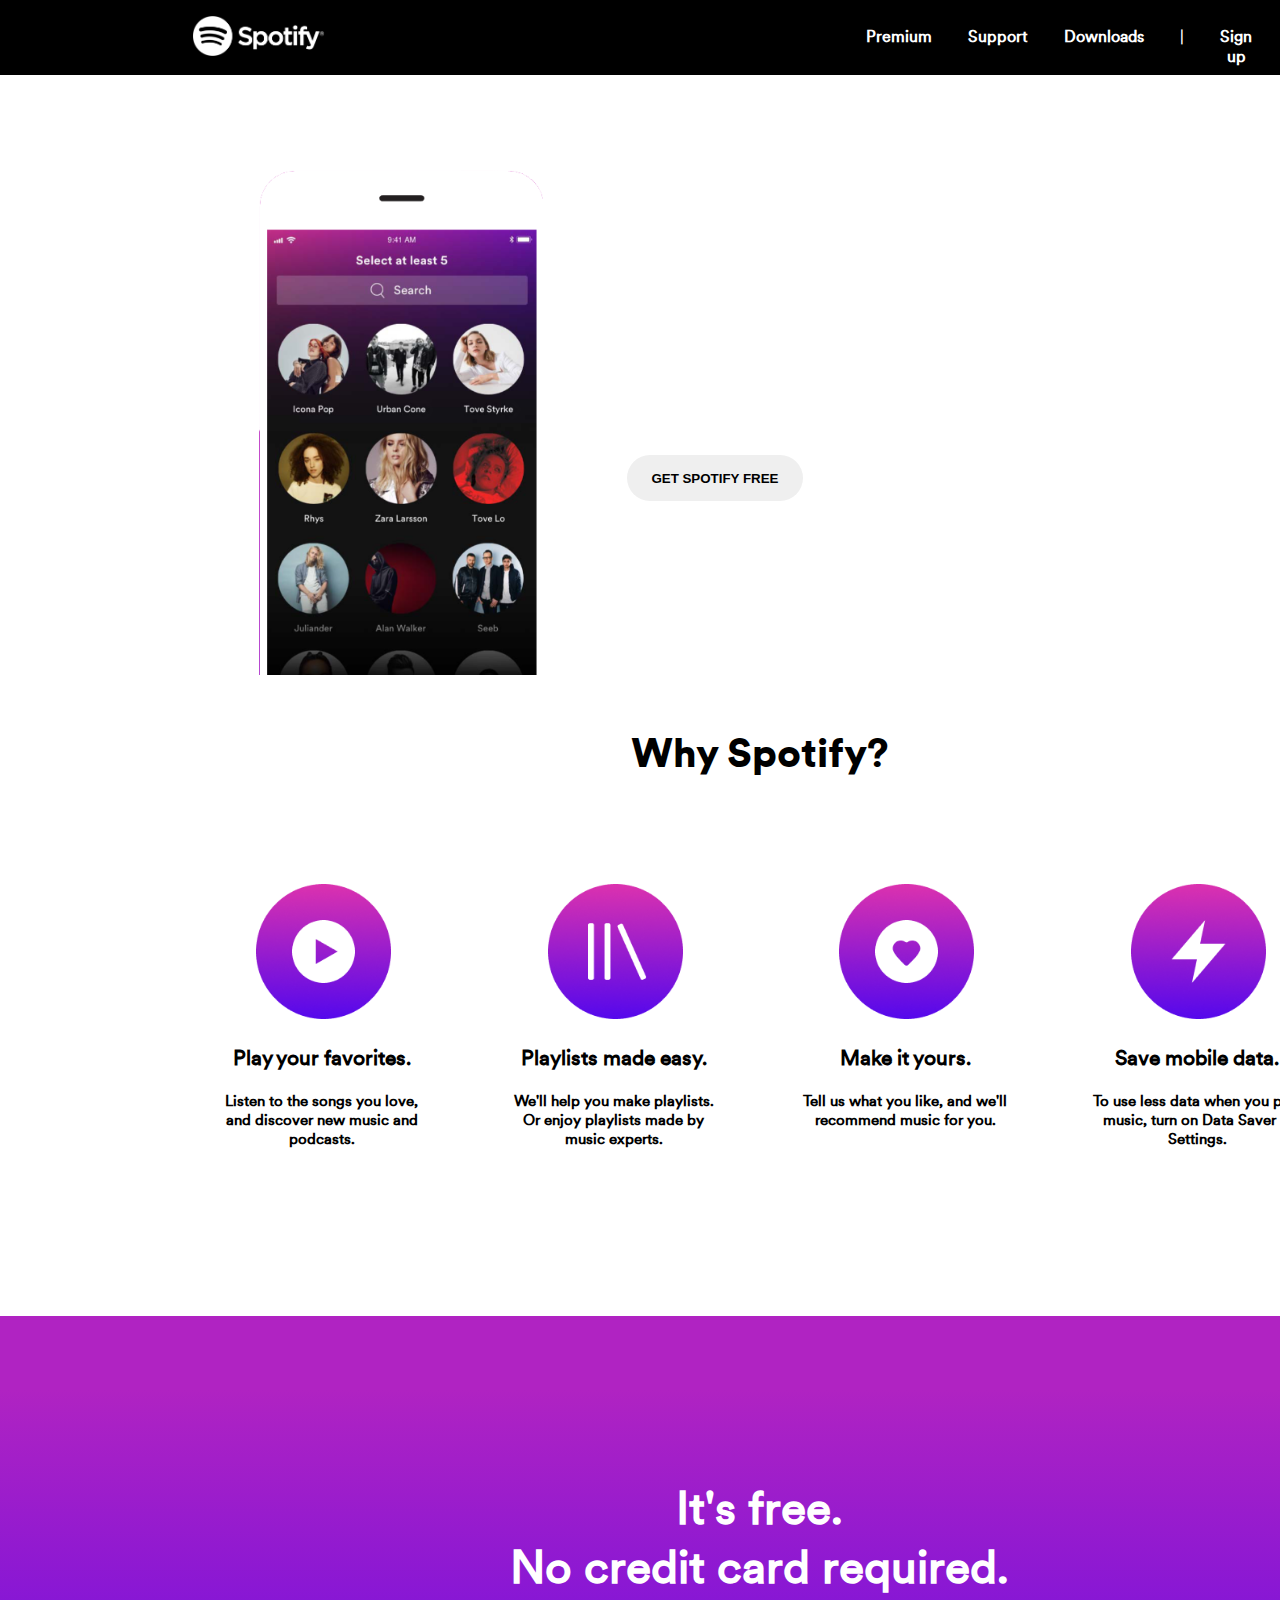
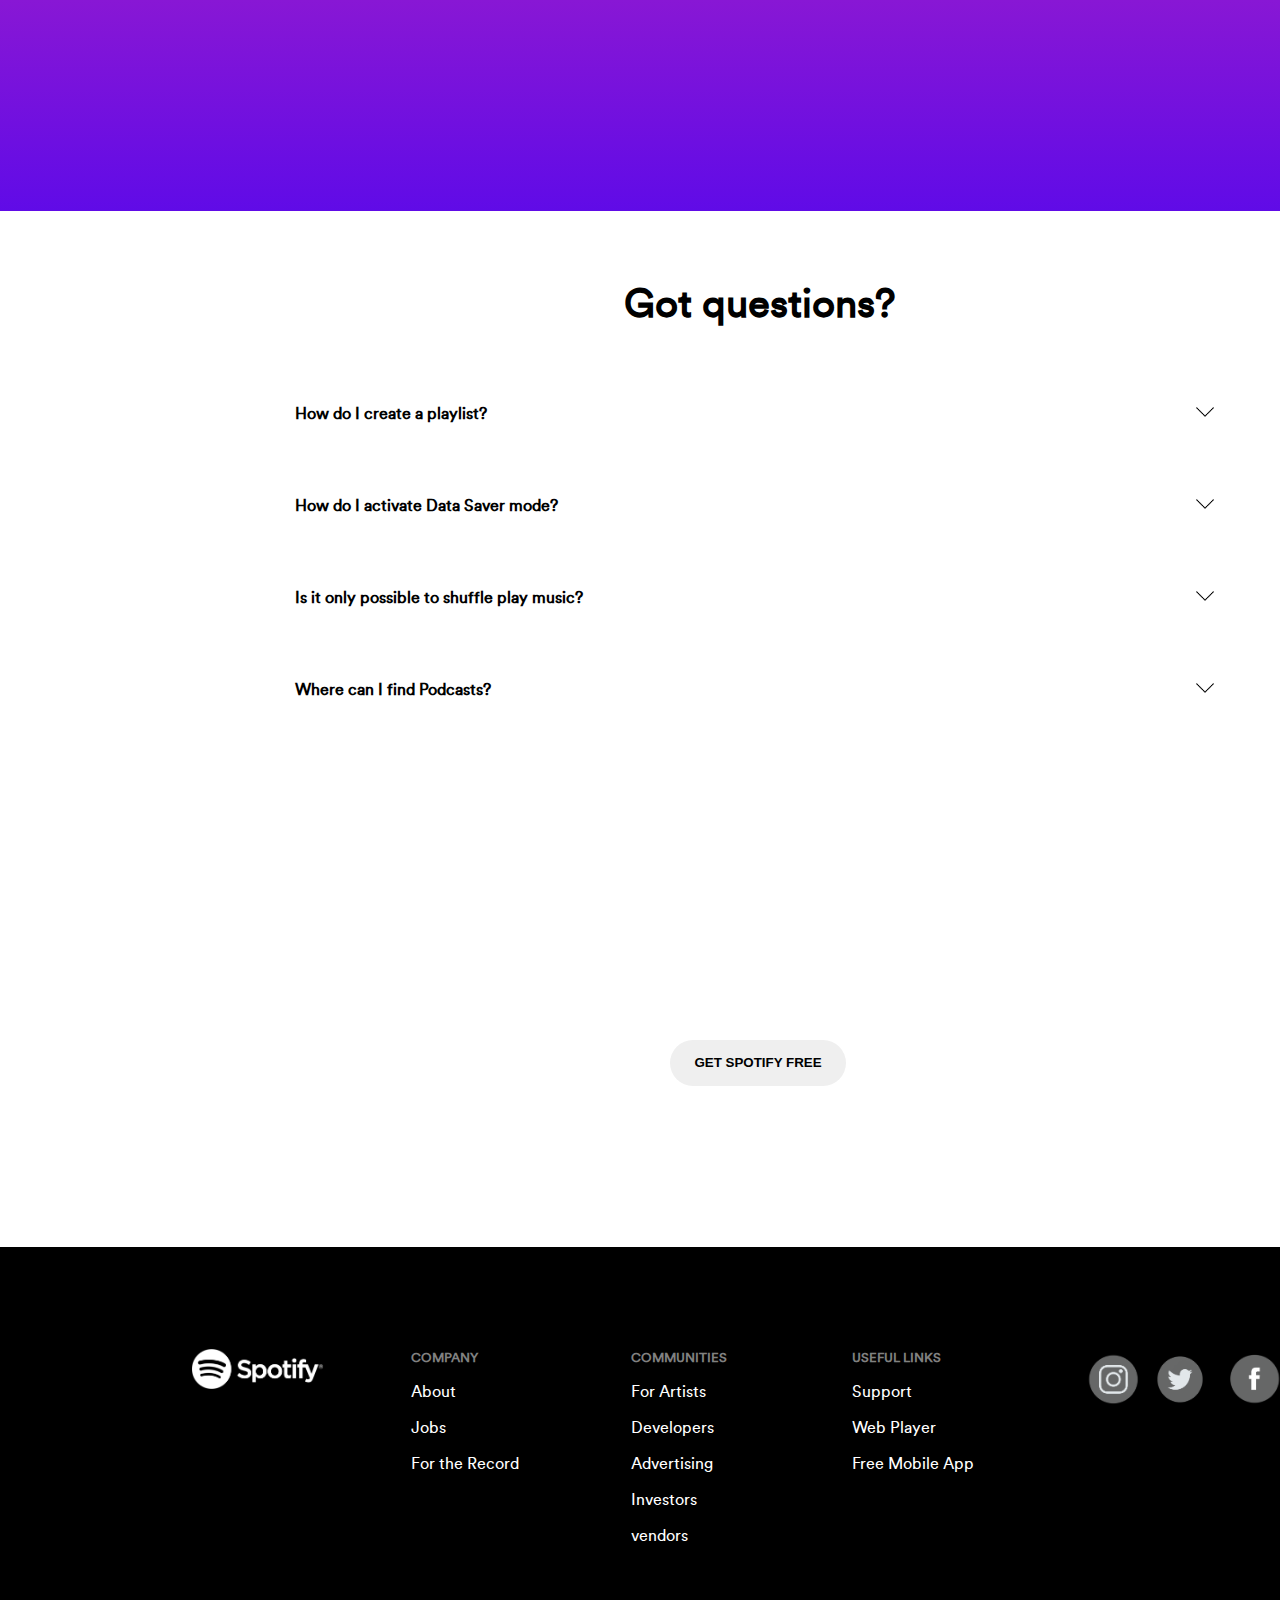
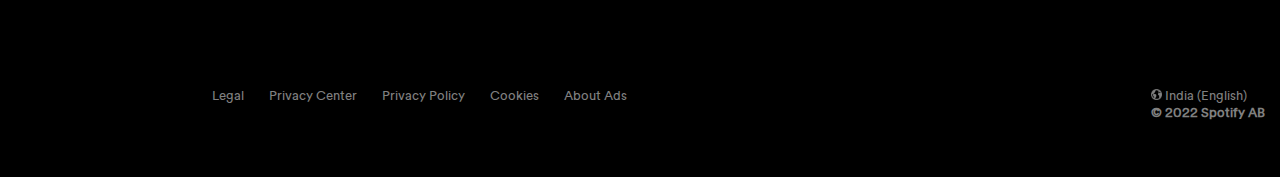
<file: index.html>
<!DOCTYPE html>
<html lang="en">
<head>
    <link rel="icon" href="https://wwwmarketing.scdn.co/img/favicon-32x32.png" type="image/icon type">
    <link rel="stylesheet" href="styles.css" type="text/css">
    <link rel="stylesheet" href="fonts/fonts.css">
    <meta charset="UTF-8">
    <meta http-equiv="X-UA-Compatible" content="IE=edge">
    <meta name="viewport" content="width=device-width, initial-scale=1.0">
    <title>Spotify</title>
</head>
<body>
    <div class="body">
        <div class="header">
            <div class="logo">
                <img class="logo" src="Images/Spotify_Logo_RGB_White.png" alt="">
            </div>
            <div class="options">
                <div class="one">
                    <a id="head" href="https://www.spotify.com/in-en/premium/">Premium</a>
                </div>
                <div class="two">
                    <a id="head" href="https://support.spotify.com/">Support</a>
                </div>
                <div class="three">
                    <a id="head" href="https://www.spotify.com/in-en/download/">Downloads</a>
                </div>
                <div class="four">
                    <label>|</label>
                </div>
                <div class="five">
                    <a id="head" href="https://www.spotify.com/in-en/signup/">Sign up</a>
                </div>
                <div class="six">
                    <a id="head" href="https://www.spotify.com/in-en/login/?continue=https%3A%2F%2Fopen.spotify.com%2F__noul__%3Fl2l%3D1%26nd%3D1">Login</a>
                </div>
            </div>
        </div>

        <div class="content1">
            <div class="image1">
                
                <img src="Images/phone.png" id="phone">
                <div class="words">
                    <label class="para1">Play millions of songs <br> and podcasts, for free.</label>
                    <br>
                    <div class="button1">
                        <input class="button" type="button" value="GET SPOTIFY FREE">
                    </div>
                </div>
            </div>    
        </div>

        <div class="content2">
            <div class="why1"><label class="why"> Why Spotify? <br></label></div>
            <div class="logos">
                <div class="logo1"> <img id="img" src="Images/play button.png" alt="">
                    <p class="lgog"><b>Play your favorites.</b> </p>
                    <p>Listen to the songs you love, and discover new music and podcasts.</p>
                </div>
                <div class="logo2"> <img id="img" src="Images/playlist.png" alt="">
                    <p class="lgog"><b>Playlists made easy.</b></p>
                    <p>We'll help you make playlists. Or enjoy playlists made by music experts.</p>
                </div>
                <div class="logo3"> <img id="img" src="Images/heart.png" alt="">
                    <p class="lgog"><b>Make it yours.</b></p>
                    <p>Tell us what you like, and we'll recommend music for you.</p>
                </div>
                <div class="logo4"> <img id="img" src="Images/power.png" alt="">
                    <p class="lgog"><b>Save mobile data.</b></p>
                    <p>To use less data when you play music, turn on Data Saver in Settings.</p>
                </div>
            </div>
        </div>

        <div class="content3">
            <div><p class="para2">It's free. <br>
                No credit card required.</p> </div>
            </div>

        <div class="content4">
            <div class="got">
                <p id="main">Got questions?</p>
            </div>
            <div class="sub">
                <div  id="sub4">
                    <p id="sub">How do I create a playlist?<img class="arrow" src="Images/favpng_arrow-drop-down-list-symbol.png" alt=""></p>
                    
                </div>
                <div id="sub4">
                    <p id="sub">How do I activate Data Saver mode?<img class="arrow" src="Images/favpng_arrow-drop-down-list-symbol.png" alt=""></p>
                </div>
                <div id="sub4">
                    <p id="sub">Is it only possible to shuffle play music?<img class="arrow" src="Images/favpng_arrow-drop-down-list-symbol.png" alt=""></p>
                </div>
                <div id="sub4">
                    <p id="sub">Where can I find Podcasts?<img class="arrow" src="Images/favpng_arrow-drop-down-list-symbol.png" alt=""></p>
                </div>
            </div>
        </div>
        <div class="content5">
            <div>
                <div>
                    <p class="ready">Ready? Let’s play.</p>
                </div> 
                <div class="button2">
                    <input class="button" type="button" value="GET SPOTIFY FREE">
                </div>
            </div>
        </div>

        <div class="content6">
            <div class="fmain">
                <div class="f1">
                    <img class="flogo" src="Images/Spotify_Logo_RGB_White.png" alt="">
                </div>

                <div class="f2">
                    <p class="top">COMPANY </p>
                        <p class="down">About</p>
                        <p class="down">Jobs</p>
                        <p class="down">For the Record</p>
                </div>

                <div class="f3">
                    <p class="top">
                        COMMUNITIES

                            <p class="down">For Artists</p>
                            <p class="down">Developers</p>
                            <p class="down">Advertising</p>
                            <p class="down">Investors</p>
                            <p class="down">vendors</p>
                    </p>
                </div>

                <div class="f4">
                    <p class="top">
                        USEFUL LINKS
                        
                            <p class="down">Support</p>
                            <p class="down">Web Player</p>
                            <p class="down">Free Mobile App</p>
                        
                    </p>
                </div>

                <div class="f5">
                    <div class="slogo">
                        <div class="one1"><a href="https://instagram.com/spotify"><img id="l" src="Images/insta.png" alt=""></a></div>
                        <div class="two2"><a href="https://twitter.com/spotify"><img id="l" src="Images/twitter.png" alt=""></a></div>
                        <div class="three3"><a href="https://facebook.com/spotify"><img id="l1" src="Images/fb.png" alt=""></a></div>
                    </div>
                </div>
            </div>

            <div class="foot">
                <div class="down">
                    <div class="d1"><a href="">Legal</a></div>
                    <div class="d1"><a href="">Privacy Center</a></div>
                    <div class="d1"><a href="">Privacy Policy</a></div>
                    <div class="d1"><a href="">Cookies</a></div>
                    <div class="d1"><a href="">About Ads</a></div>
                    <div class="last"><img class="gb" src="Images/globe-7-256.png" alt=""><a href=""> India (English)</a> <p id="last">© 2022 Spotify AB</p></div>
                </div>
            </div>
        </div>
    </div>
</body>
</html>
</file>
<file: styles.css>
.header{
    max-width: 100%;
    height: 75px;
    background: #000000;
    margin: 0px;
    display: flex;
    flex-direction: row;

}
body{
    margin: 0px;
    font-family: 'circular_book';
}
.logo{
    height: 40px;
    width: auto;
    padding-left: 96px;
    padding-top: 8px;
}
#head{
    text-decoration: none;
    color: #ffffff;
    font-weight: 700;
    font-size: 16px;
    font-family: 'circular_book';
}
.options{
    display: flex;
    flex-direction: row;
    margin-left: 520px;
}

.one,.two,.three,.four,.five,.six{
    text-align: center;
    padding: 15px;
    padding-top: 26px;
    color: white;
    margin-left: 6px;

}
#head:hover{
    color: rgb(76, 188, 76);
}
.content1{
    width: 1519.2px;
    height: 600px;
    background: url(https://i.ibb.co/gr19k99/spot.png);
    background-repeat: no-repeat;
    background-size: 1520px;
}
.content1{
    z-index: 10;
}
.bubble{
    width: 1519.2px;
    height: 600px;
}
.content2{
    background: #ffffff;
    width: 1519.2px;
    height: 595.2px;
}
.image1{
    display: flex;
    flex-direction: row;
    margin-left: 229px;

}
#phone{
    width: auto;
    margin-left: 30px;
    height: 505px;
    margin-top: 95px;

}

.para1{
    font-size: 64px;
    font-family: 'circular_bl';
    font-weight: 900;
    color: white;

}
.words{
    padding-left: 84px;
    padding-top: 183px;
}
.button1{
    padding-top: 25px;
}
.button{
    width: 176px;
    height: 46px;
    border-radius: 31px;
    border-width: 0px;
    font-weight: bold;
    color: black;
    transition: 150ms;
}
.button:hover{
    transform: scale(1.03);
    
}
.why{
    text-align: center;
    font-family: 'circular_bl';
    font-weight: bolder;
    font-size: 40px;
}
.logos{
    display: flex;
    flex-direction: row;
    padding-top: 105px;
    margin-right: 140px;
    margin-left: 140px;
    justify-content: space-evenly;
    align-items: center;
}
.lgog{
    font-size: 21px;
}
.why1{
    width: 1519.2px;
    height: auto;
    text-align: center;
    padding-top: 50px;
    font-weight: bolder;
}
#img{
    margin-right: auto;
    margin-left: 44px;
    width: auto;
    height: 135px;
}
.logo1,.logo2,.logo3,.logo4{
    height: 330px;
    width: 220px;
    font-size: 16px;
}
p{
    text-align: center;
    font-size: 15px;
    font-weight: 600;text-align: center;
    font-family: 'circular_book';
}
.content3{
    width: 1519.2px;
    height: 495.2px;
    background: linear-gradient(rgb(176, 35, 194) 15%, rgb(96, 11, 231));
}
.content4{
    width: 1519.2px;
    height: 585.5px;
    background: white;
    font-family: 'circular_book';
}
.para2{
    text-align: center;
    font-size: 46px;
    font-family: 'circular_book';
    font-weight: bold;
    color: white;
    padding-top: 161px;
}
#main{
    font-weight: 700;
    font-family: 'circular_book';
    font-size: 40px;

}
.sub{
    display: flex;
    flex-direction: column;
    padding-left: 75px;
    padding-right: 90px;
}
#sub:hover{
    text-decoration: underline;
}
#sub{
    text-align: left;
    font-family: 'circular_book';
    font-weight: 800;
    font-size: 16px;
    padding-left: 200px;
}
.arrow{
    width: auto;
    margin-right: 195px;
    float: right;
    height: 18px;
}
#sub4{
    margin: 20px;
}
.got{
    padding-top: 25px;
}
.content5{
    width: 1519.2px;
    height: 450px;
    background: url(https://i.ibb.co/ScwcZ9q/bg.png);
    background-size: contain;
}
.ready{
    font-size: 85px;
    text-align: center;
    color: white;
    font-family: 'circular_book';
    padding-top: 119px;
    font-weight: 700;
    margin: 0px;
}
.content6{
    width: 1519.2px;
    height: 530.4px;
    background: #000000;
}
.fmain{
    display: flex;
    padding-top: 101px;
    margin-left: 190px;
    flex-direction: row;
    margin-right: 228px;
    justify-content: center;

}
.flogo{
    width: auto;
    height: 40px;
}
.f1,.f2,.f3,.f4,.f5{
    height: 284px;
    margin: 1px;
    width: 262px;
    
}
.top{
    text-align: left;
    color: grey;
    font-family: 'circular_book';
    padding-left: 0px;
    font-weight: 700;
    font-size: 13px;
    margin: 0px;
}
ul{
    list-style-type: none;
}
.down{
    text-align: left;
    color: white;
    font-family: 'circular_book';
    font-weight: 400;
    font-size: 16px;
    margin: 0px;
    margin-top: 16px;
}
.down:hover{
    color: rgb(76, 188, 76);
}


.button2{
    width: 176px;
    height: 46px;
    border-radius: 31px;
    border-width: 0px;
    font-weight: bold;
    color: black;
    transition: 150ms;
    padding-left: 670px;
    padding-top: 16px;
}
.slogo{
    display: flex;
    flex-direction: row;
}
#l{
    width: auto;
    height: 52px;
    margin: 0px;
    padding-top: 4px;
}
#l1{
    width: auto;
    height: 62px;
    margin: 0px;

}
.one1,.two2,.three3{
    margin: 0px;
    margin-left: 14px;
    padding: 0px;
}
.down{
    display: flex;
    flex-direction: row;
    
}
.d1{
    margin-left: 25px;
}
a{
    text-decoration: none;
    color: grey;
    font-size: 13px;
    font-family: 'circular_book';
}
.foot{
    padding-left: 187px;
    padding-top: 34px;
}
a:hover{
    color: rgb(76, 188, 76);

}
.gb{
    height: 11px;
    width: auto
}
.last{
    margin-left: 524px;
}
#last{
    font-size: small;
    color: grey;
    margin: 0%;
}
</file>
<file: fonts/fonts.css>
@font-face {
    font-family: 'circular_book';
    src: url('circularspotify-ui-latin-os2v3-book-webfont.woff2') format('woff2'),
         url('circularspotify-ui-latin-os2v3-book-webfont.woff') format('woff');
    font-weight: normal;
    font-style: normal;
}




@font-face {
    font-family: 'circular_bl';
    src: url('circularspotify-ui-latin-os2v3-black-webfont.woff2') format('woff2'),
         url('circularspotify-ui-latin-os2v3-black-webfont.woff') format('woff');
    font-weight: normal;
    font-style: normal;
}




@font-face {
    font-family: 'circular_bd';
    src: url('circularspotify-ui-latin-os2v3-bold-webfont.woff2') format('woff2'),
         url('circularspotify-ui-latin-os2v3-bold-webfont.woff') format('woff');
    font-weight: normal;
    font-style: normal;
}
</file>
